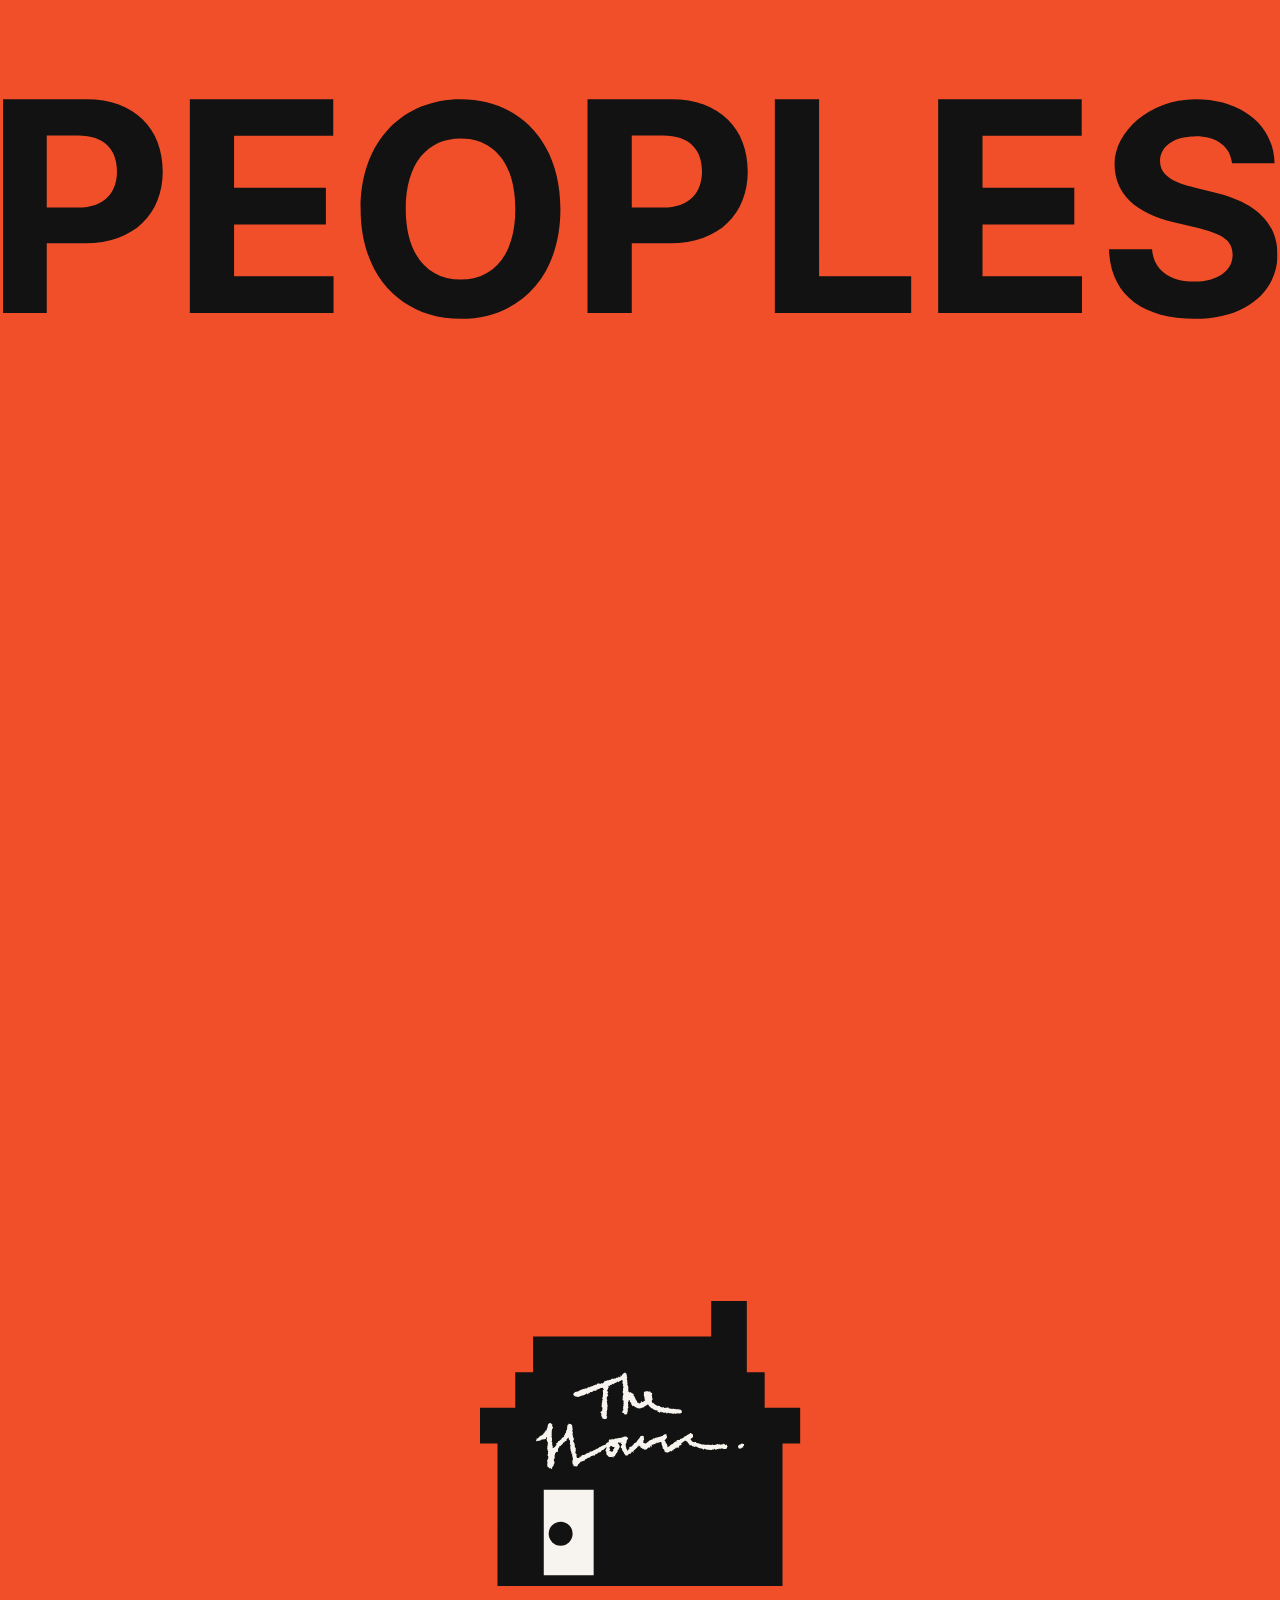
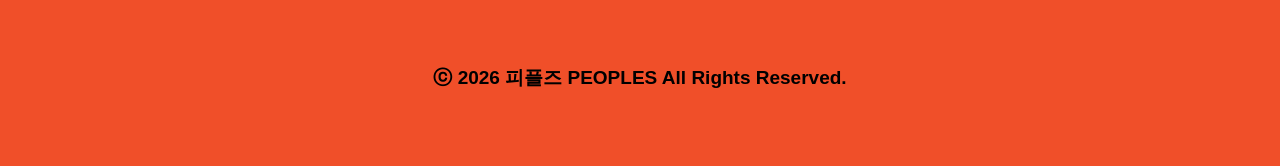
<file: index.html>
<!DOCTYPE html>
<title>PEOPLES</title>
<meta charset="utf-8">
<head>
<link rel="stylesheet" href="pp-m-style.css"> 
</head>
<body style="background-color:#f04f29">
  <div class="peoples-main">
  <a href="./peoples-thehouse-main.html">
   <img class="houseicon-1" src="pp-main/houseicon.svg" />
  </a>
  <img class="title-bg" src="pp-main/title_bg.svg" />
  <div class="_2026-peoples-all-rights-reserved">
    ⓒ 2026 피플즈 PEOPLES All Rights Reserved.
  </div>
</div>
</body>
</file>
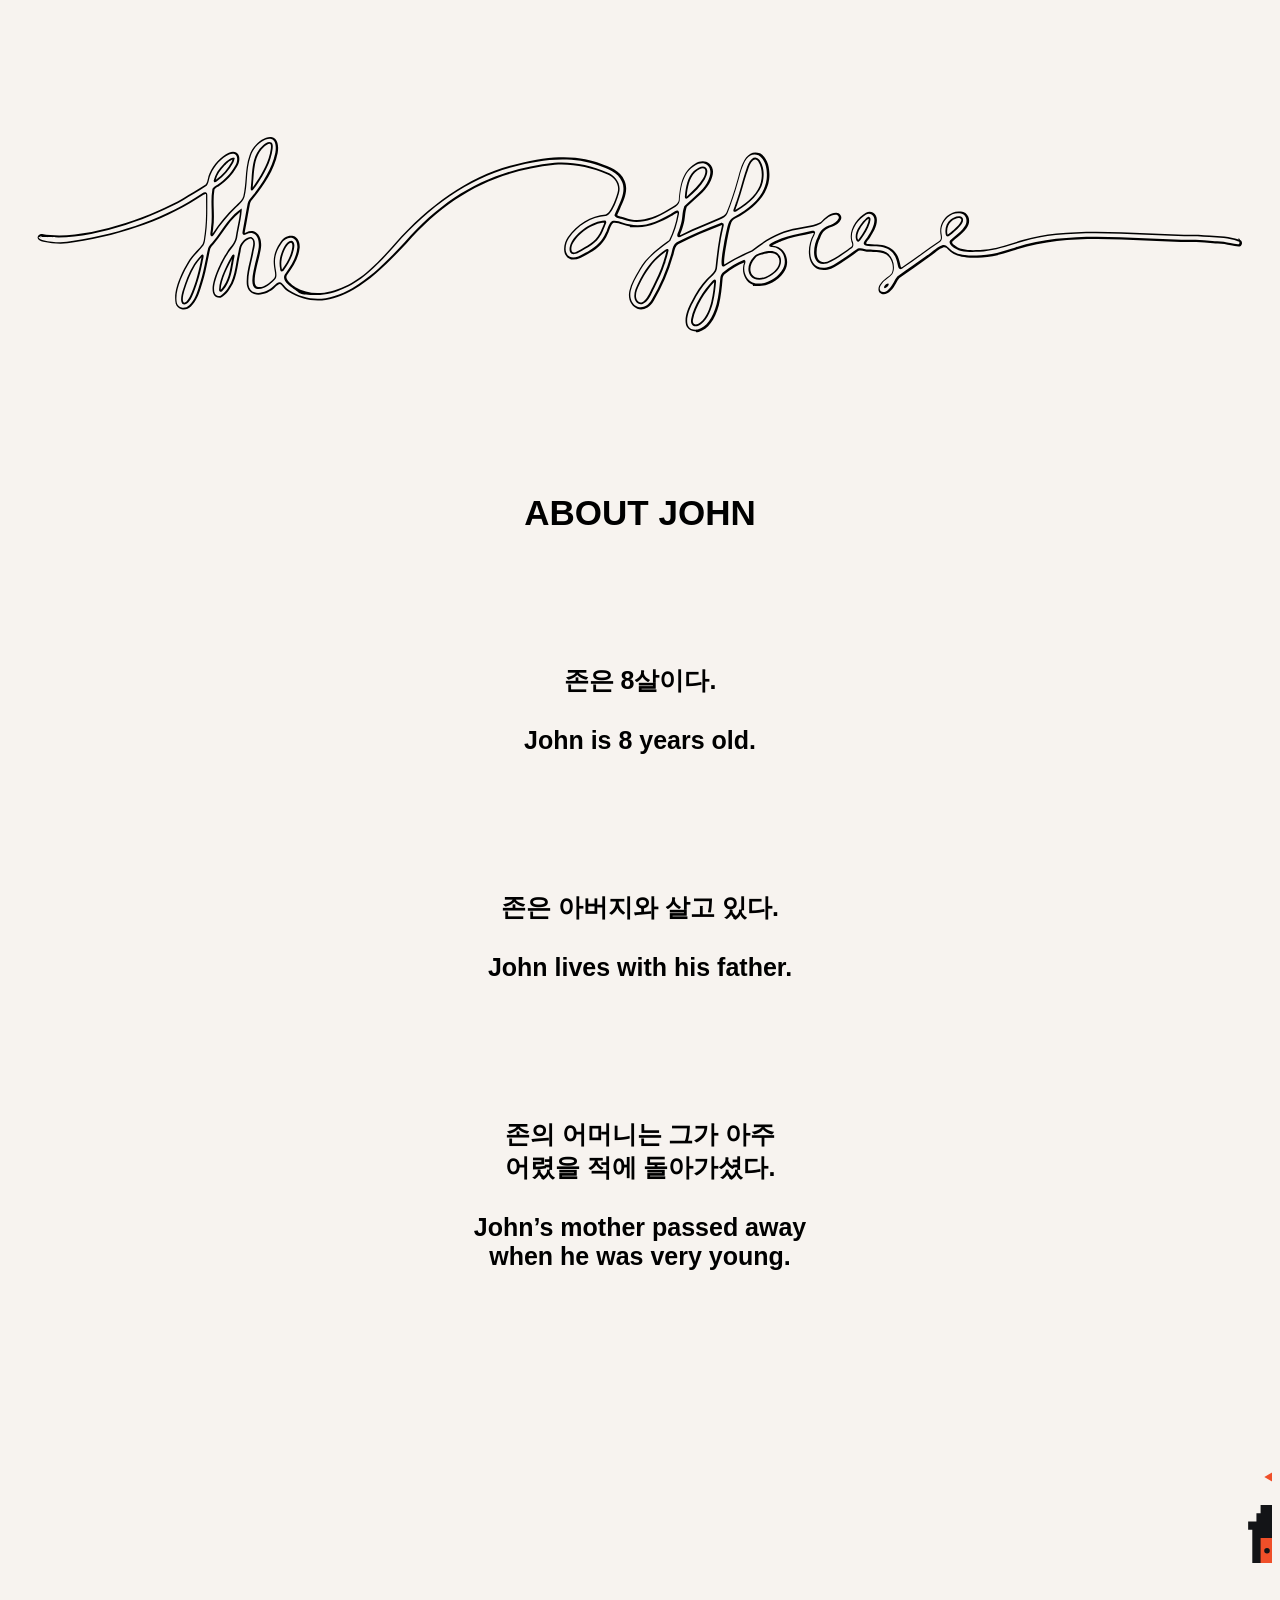
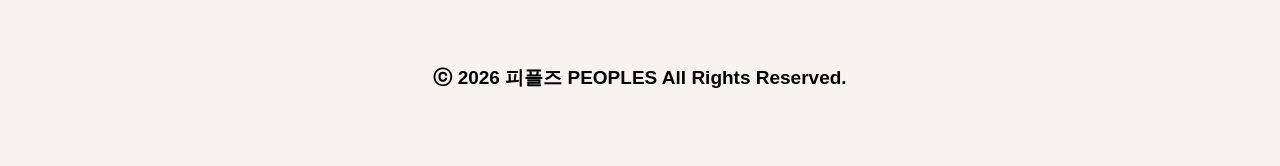
<file: peoples-th-tmi-01.html>
<!DOCTYPE html>
<title>About J</title>
<meta charset="utf-8">
<head>
<link rel="stylesheet" href="pp-th-tmi-01.css"> 
</head>
<body style="background-color:#f7f3ef">
<div class="pp-th-tmi-01">
  <div class="_2026-peoples-all-rights-reserved">
    ⓒ 2026 피플즈 PEOPLES All Rights Reserved.
  </div>
  <div class="_8-john-is-8-years-old">
    존은 8살이다.
    <br />
    <br />
    John is 8 years old.
  </div>
  <div class="john-lives-with-his-father">
    존은 아버지와 살고 있다.
    <br />
    <br />
    John lives with his father.
  </div>
  <div class="john-s-mother-passed-away-when-he-was-very-young">
    존의 어머니는 그가 아주
    <br />
    어렸을 적에 돌아가셨다.
    <br />
    <br />
    John’s mother passed away
    <br />
    when he was very young.
  </div>
  <img class="subtitle-bg-1" src="pp-th-tmi-01/subtitle_bg.svg" />
  <div class="about-john">ABOUT JOHN</div>
  <a href="./peoples-thehouse-main.html">
   <img class="houseicon-bth-1" src="pp-th-tmi-01/houseicon-bth.svg" />
  </a>
</div>
</body>
</file>
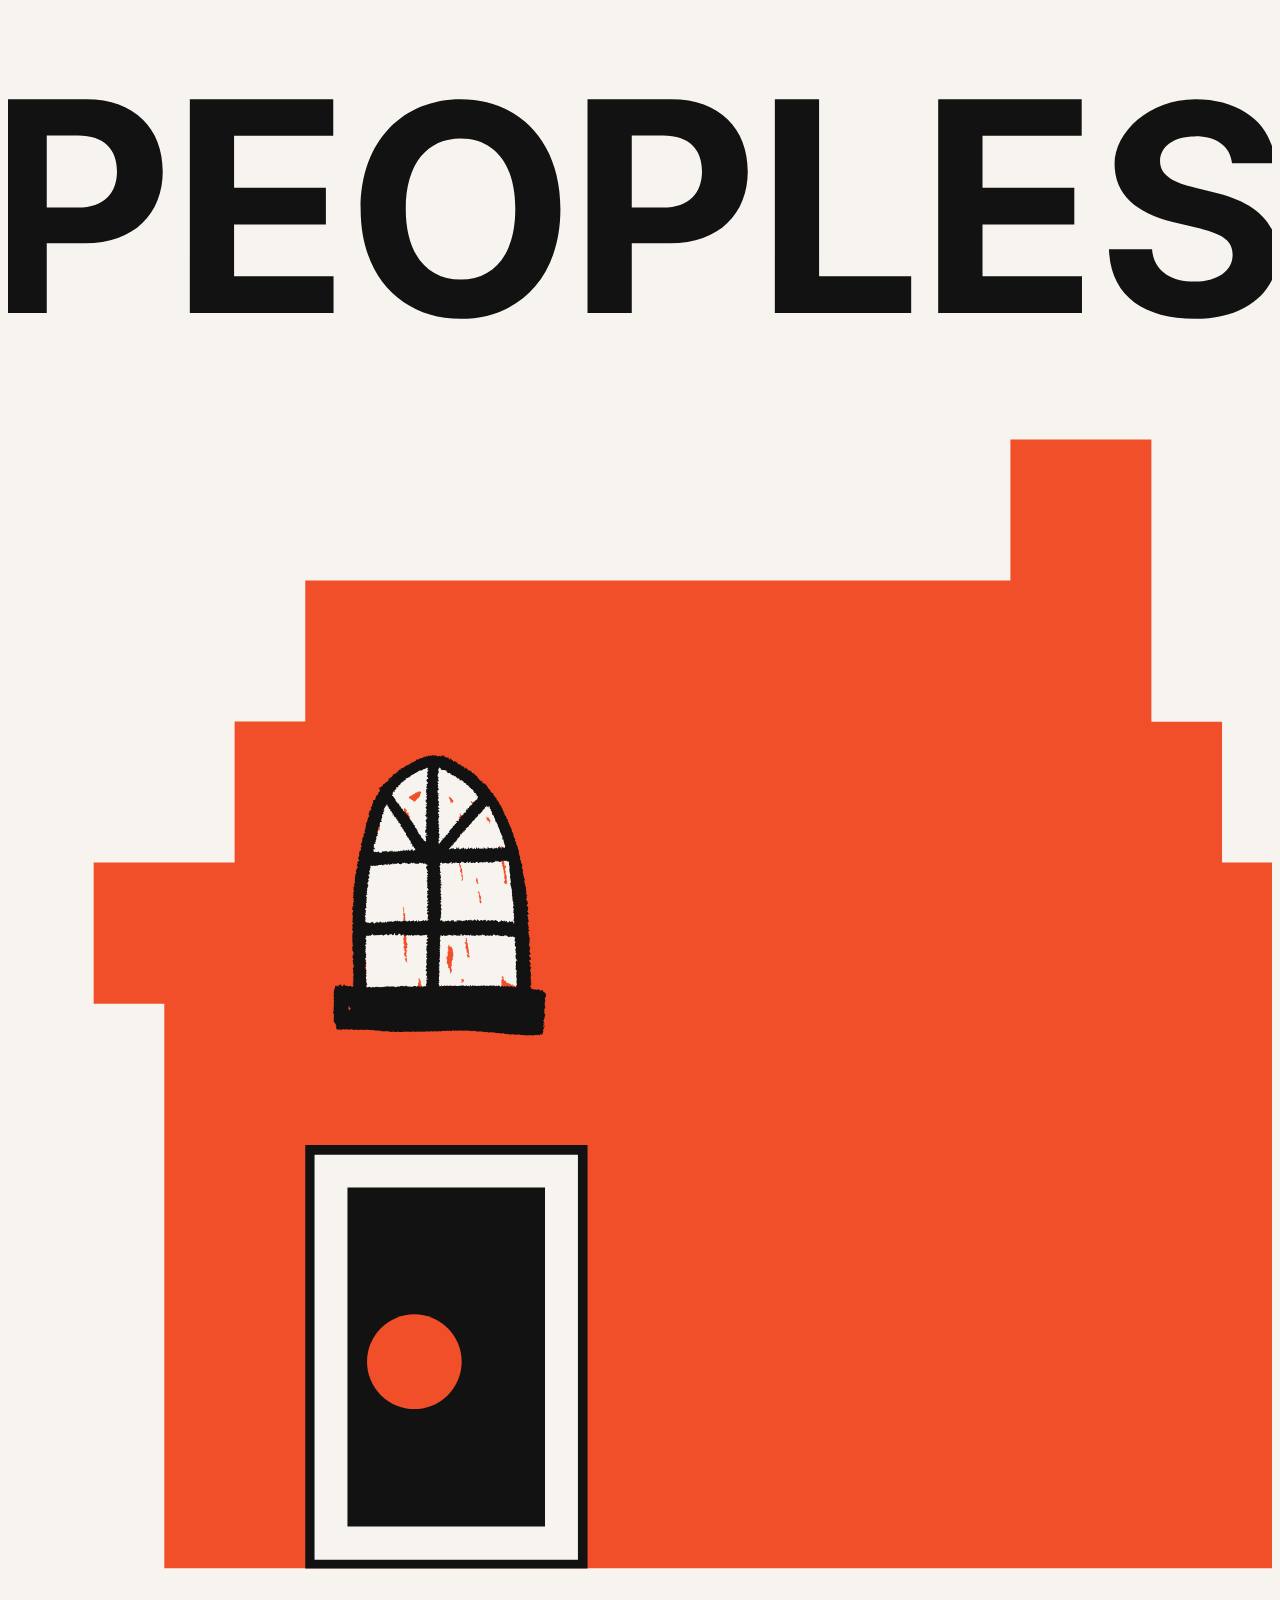
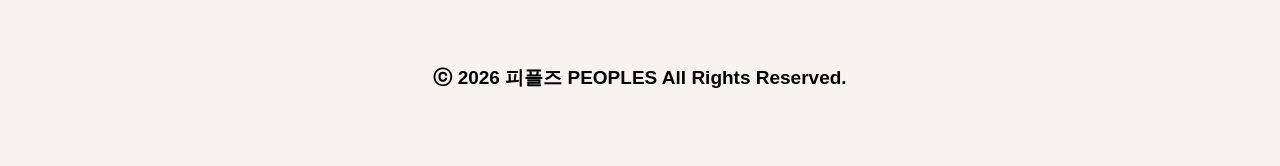
<file: peoples-thehouse-main.html>
<!DOCTYPE html>
<title>PEOPLES. The House</title>
<meta charset="utf-8">
<head>
<link rel="stylesheet" href="pp-th-m-style.css"> 
</head>
<body style="background-color:#f7f3ef">
<div class="peoples-thehouse-main">
  <div class="_2026-peoples-all-rights-reserved">
    ⓒ 2026 피플즈 PEOPLES All Rights Reserved.
  </div>
  <img class="title-bg" src="pp-th-main/title_bg.svg" />
  <div class="house">
    <img class="house2" src="pp-th-main/houseicon_2.svg" />
  </div>
  <div class="_01">
    <a href="./peoples-th-tmi-01.html">
      <img class="_012" src="pp-th-main/01_window.svg" />
    </a>
  </div>
</div>
</body>
</file>
<file: pp-m-style.css>
.peoples-main,
.peoples-main * {
  box-sizing: border-box;
}
.peoples-main {
  background: #f04f29;
  height: 1750px;
  position: relative;
}
.title-bg {
  width: 1275px;
  height: 220px;
  position: absolute;
  left: 50%;
  translate: -50%;
  top: 91px;
  overflow: visible;
  aspect-ratio: 1275/220;
}
._2026-peoples-all-rights-reserved {
  color: #000000;
  text-align: center;
  font-family: "NotoSansKr-Bold", sans-serif;
  font-size: 19px;
  font-weight: 700;
  position: absolute;
  left: 50%;
  translate: -50%;
  top: 1657px;
}
.houseicon-1 {
  width: 321px;
  height: 285px;
  position: absolute;
  left: 50%;
  translate: -50%;
  top: calc(50% - -418px);
  overflow: visible;
  aspect-ratio: 321/285;
}
.the-house {
  color: #f7f3ef;
  text-align: center;
  box-sizing: border-box;
  white-space: nowrap;
  font-family: "NotoSansKr-Black", sans-serif;
  font-size: 35px;
  font-weight: 900;
}
</file>
<file: pp-th-tmi-01.css>
.pp-th-tmi-01,
.pp-th-tmi-01 * {
  box-sizing: border-box;
}
.pp-th-tmi-01 {
  background: #f7f3ef;
  height: 1750px;
  position: relative;
  overflow: hidden;
}
._2026-peoples-all-rights-reserved {
  color: #000000;
  text-align: center;
  font-family: "NotoSansKr-Bold", sans-serif;
  font-size: 19px;
  font-weight: 700;
  position: absolute;
  left: 50%;
  translate: -50%;
  top: 1657px;
}
._8-john-is-8-years-old {
  color: #000000;
  text-align: center;
  font-family: "NotoSansKr-Bold", sans-serif;
  font-size: 25px;
  font-weight: 700;
  position: absolute;
  left: 50%;
  translate: -50%;
  top: 656px;
}
.john-lives-with-his-father {
  color: #000000;
  text-align: center;
  font-family: "NotoSansKr-Bold", sans-serif;
  font-size: 25px;
  font-weight: 700;
  position: absolute;
  left: 50%;
  translate: -50%;
  top: 883px;
}
.john-s-mother-passed-away-when-he-was-very-young {
  color: #000000;
  text-align: center;
  font-family: "NotoSansKr-Bold", sans-serif;
  font-size: 25px;
  font-weight: 700;
  position: absolute;
  left: 50%;
  translate: -50%;
  top: 1110px;
}
.about-john {
  color: #000000;
  text-align: center;
  font-family: "NotoSansKr-Black", sans-serif;
  font-size: 35px;
  font-weight: 900;
  position: absolute;
  left: 50%;
  translate: -50%;
  bottom: 69.89%;
  top: 27.71%;
  height: 2.4%;
  width: 252px;
}
.subtitle-bg-1 {
  width: 1226px;
  height: 220px;
  position: absolute;
  left: 50%;
  translate: -50%;
  top: 116px;
  overflow: visible;
}
.houseicon-bth-1 {
  width: 111px;
  height: 99px;
  position: absolute;
  left: 1222px;
  top: 1456px;
  overflow: visible;
  aspect-ratio: 111/99;
}
</file>
<file: pp-th-m-style.css>
.peoples-thehouse-main,
.peoples-thehouse-main * {
  box-sizing: border-box;
}
.peoples-thehouse-main {
  background: #f7f3ef;
  height: 1750px;
  position: relative;
  overflow: hidden;
}
._2026-peoples-all-rights-reserved {
  color: #000000;
  text-align: center;
  font-family: "NotoSansKr-Bold", sans-serif;
  font-size: 19px;
  font-weight: 700;
  position: absolute;
  left: 50%;
  translate: -50%;
  top: 1657px;
}
.title-bg {
  width: 1275px;
  height: 220px;
  position: absolute;
  left: 50%;
  translate: -50%;
  top: 91px;
  overflow: visible;
  aspect-ratio: 1275/220;
}
.house {
  width: 1275px;
  height: 1133.18px;
  position: absolute;
  left: 83px;
  top: 429.41px;
}
.house2 {
  width: 100%;
  height: 100%;
  position: absolute;
  right: 0%;
  left: 0%;
  bottom: 0%;
  top: 0%;
  overflow: visible;
}
._01 {
  width: 214.02px;
  height: 280.37px;
  position: absolute;
  left: 324.43px;
  top: 747.32px;
}
._012 {
  width: 100%;
  height: 100%;
  position: absolute;
  right: 0%;
  left: 0%;
  bottom: 0%;
  top: 0%;
  overflow: visible;
}
</file>
